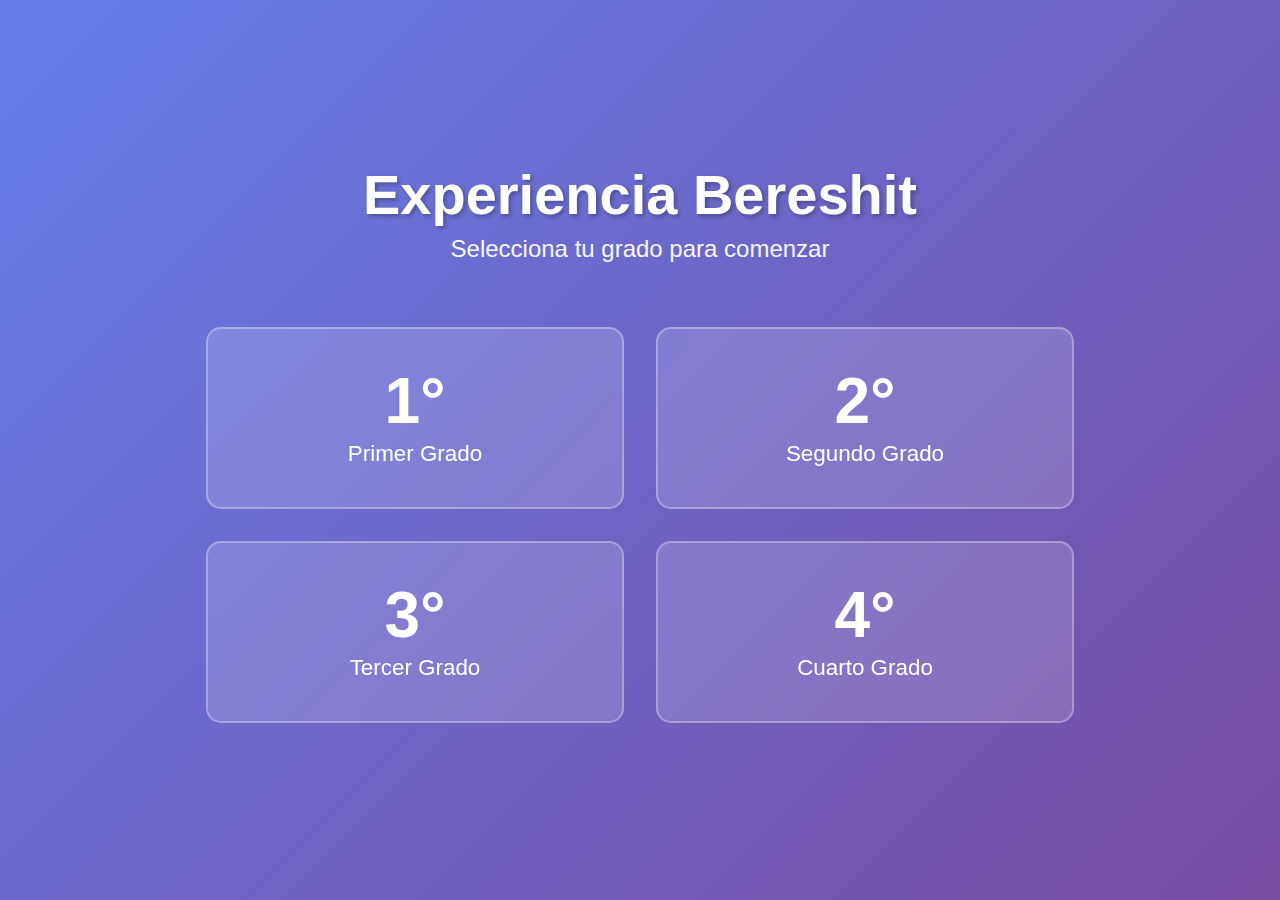
<file: index.html>
<!DOCTYPE html>
<html lang="es">
<head>
    <meta charset="UTF-8">
    <meta name="viewport" content="width=device-width, initial-scale=1.0">
    <title>Experiencia Bereshit - Juegos Matemáticos</title>
    <link rel="stylesheet" href="css/styles.css">
</head>
<body>
    <div class="container">
        <header>
            <h1 class="main-title">Experiencia Bereshit</h1>
            <p class="subtitle">Selecciona tu grado para comenzar</p>
        </header>
        
        <main class="grade-selection">
            <button class="grade-btn" data-grade="1" onclick="selectGrade(1)">
                <span class="grade-number">1°</span>
                <span class="grade-label">Primer Grado</span>
            </button>
            
            <button class="grade-btn" data-grade="2" onclick="selectGrade(2)">
                <span class="grade-number">2°</span>
                <span class="grade-label">Segundo Grado</span>
            </button>
            
            <button class="grade-btn" data-grade="3" onclick="selectGrade(3)">
                <span class="grade-number">3°</span>
                <span class="grade-label">Tercer Grado</span>
            </button>
            
            <button class="grade-btn" data-grade="4" onclick="selectGrade(4)">
                <span class="grade-number">4°</span>
                <span class="grade-label">Cuarto Grado</span>
            </button>
        </main>
    </div>
    
    <script src="js/main.js"></script>
</body>
</html>
</file>
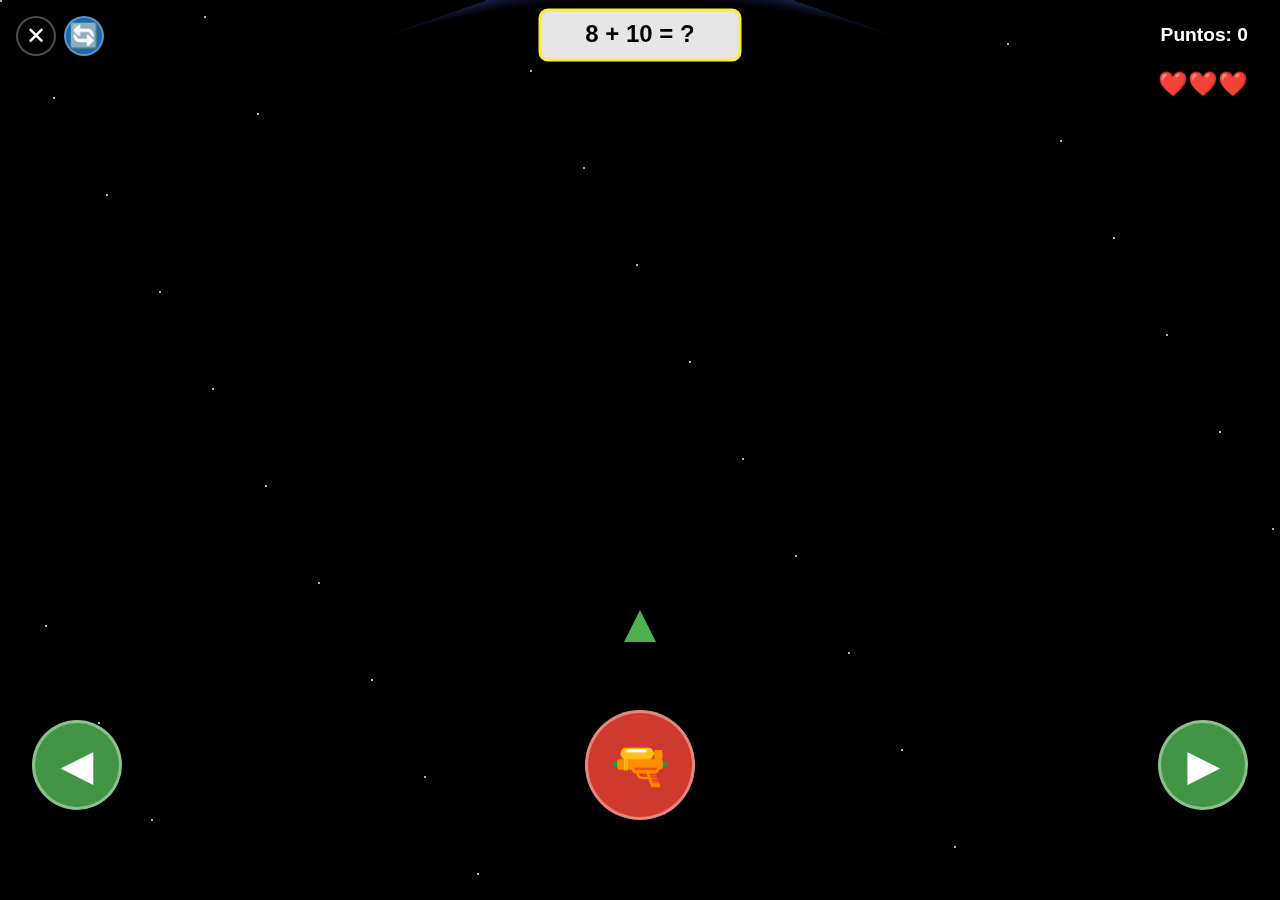
<file: games/grado1.html>
<!DOCTYPE html>
<html lang="es">
<head>
    <meta charset="UTF-8">
    <meta name="viewport" content="width=device-width, initial-scale=1.0">
    <title>Primer Grado - Experiencia Bereshit</title>
    <link rel="stylesheet" href="../css/game.css">
</head>
<body>
    <div class="game-container">
        <div class="game-content" id="gameArea">
            <!-- Game will be loaded here -->
        </div>
        
        <!-- Back button overlayed -->
        <button class="back-btn-overlay" onclick="goBack()" title="Volver al menú">✕</button>
    </div>
    
    <script src="../js/utils.js"></script>
    <script src="../js/games/galaxy-math-defender.js"></script>
    <script>
        // Initialize game with easy difficulty for grade 1
        document.addEventListener('DOMContentLoaded', () => {
            const gameArea = document.getElementById('gameArea');
            const game = new GalaxyMathDefender(gameArea, {
                difficulty: 'easy',
                maxNumber: 10,
                operations: ['+', '-'],
                grade: 1
            });
        });
        
        function goBack() {
            if (confirm('¿Seguro que quieres salir del juego?')) {
                window.location.href = '../index.html';
            }
        }
    </script>
</body>
</html>
</file>
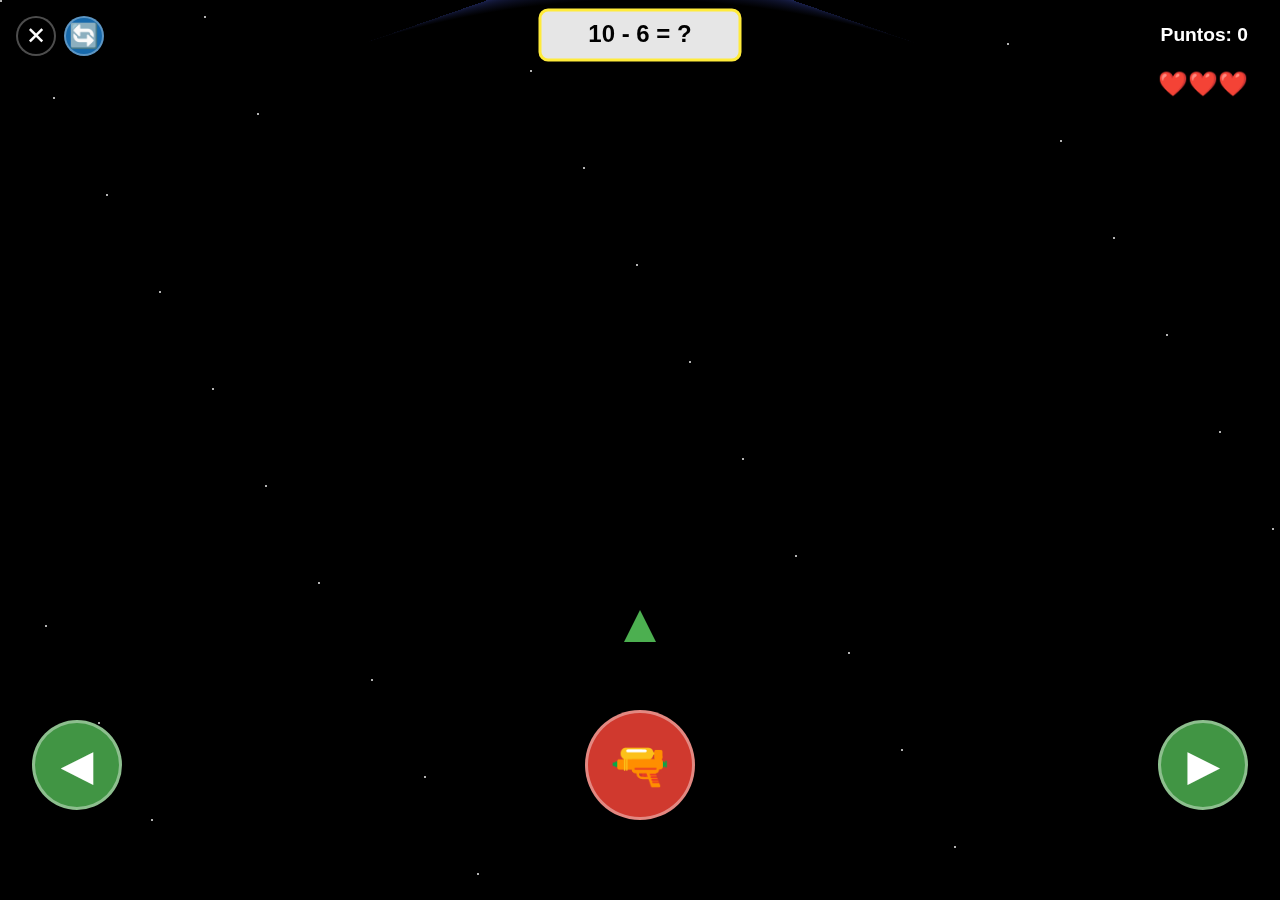
<file: games/grado2.html>
<!DOCTYPE html>
<html lang="es">
<head>
    <meta charset="UTF-8">
    <meta name="viewport" content="width=device-width, initial-scale=1.0">
    <title>Segundo Grado - Experiencia Bereshit</title>
    <link rel="stylesheet" href="../css/game.css">
</head>
<body>
    <div class="game-container">
        <div class="game-content" id="gameArea">
            <!-- Game will be loaded here -->
        </div>
        
        <!-- Back button overlayed -->
        <button class="back-btn-overlay" onclick="goBack()" title="Volver al menú">✕</button>
    </div>
    
    <script src="../js/utils.js"></script>
    <script src="../js/games/galaxy-math-defender.js"></script>
    <script>
        // Initialize game with medium difficulty for grade 2
        document.addEventListener('DOMContentLoaded', () => {
            const gameArea = document.getElementById('gameArea');
            const game = new GalaxyMathDefender(gameArea, {
                difficulty: 'medium',
                maxNumber: 50,
                operations: ['+', '-'],
                grade: 2
            });
        });
        
        function goBack() {
            if (confirm('¿Seguro que quieres salir del juego?')) {
                window.location.href = '../index.html';
            }
        }
    </script>
</body>
</html>
</file>
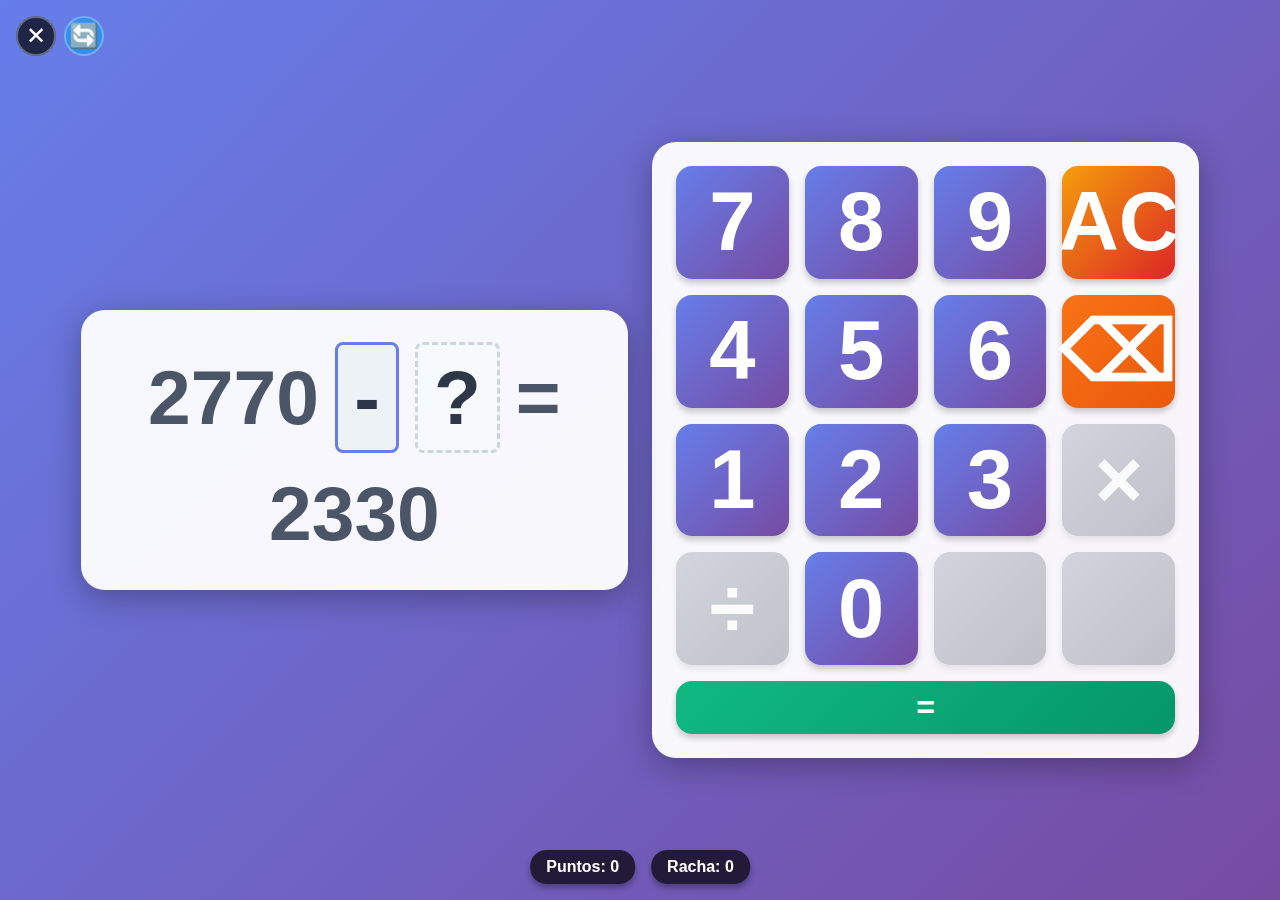
<file: games/grado3.html>
<!DOCTYPE html>
<html lang="es">
<head>
    <meta charset="UTF-8">
    <meta name="viewport" content="width=device-width, initial-scale=1.0, maximum-scale=1.0, user-scalable=no">
    <title>Tercer Grado - Experiencia Bereshit</title>
    <link rel="stylesheet" href="../css/styles.css">
    <link rel="stylesheet" href="../css/game.css">
    <link rel="stylesheet" href="../css/calculator.css">
    <style>
        body {
            margin: 0;
            padding: 0;
            overflow: hidden;
        }
    </style>
</head>
<body>
    <div id="gameContainer"></div>
    
    <script src="../js/games/calculator-challenge.js"></script>
    <script>
        // Initialize the Calculator Challenge game
        const gameContainer = document.getElementById('gameContainer');
        const game = new CalculatorChallenge(gameContainer, {
            maxTarget: 2500
        });
    </script>
</body>
</html>
</file>
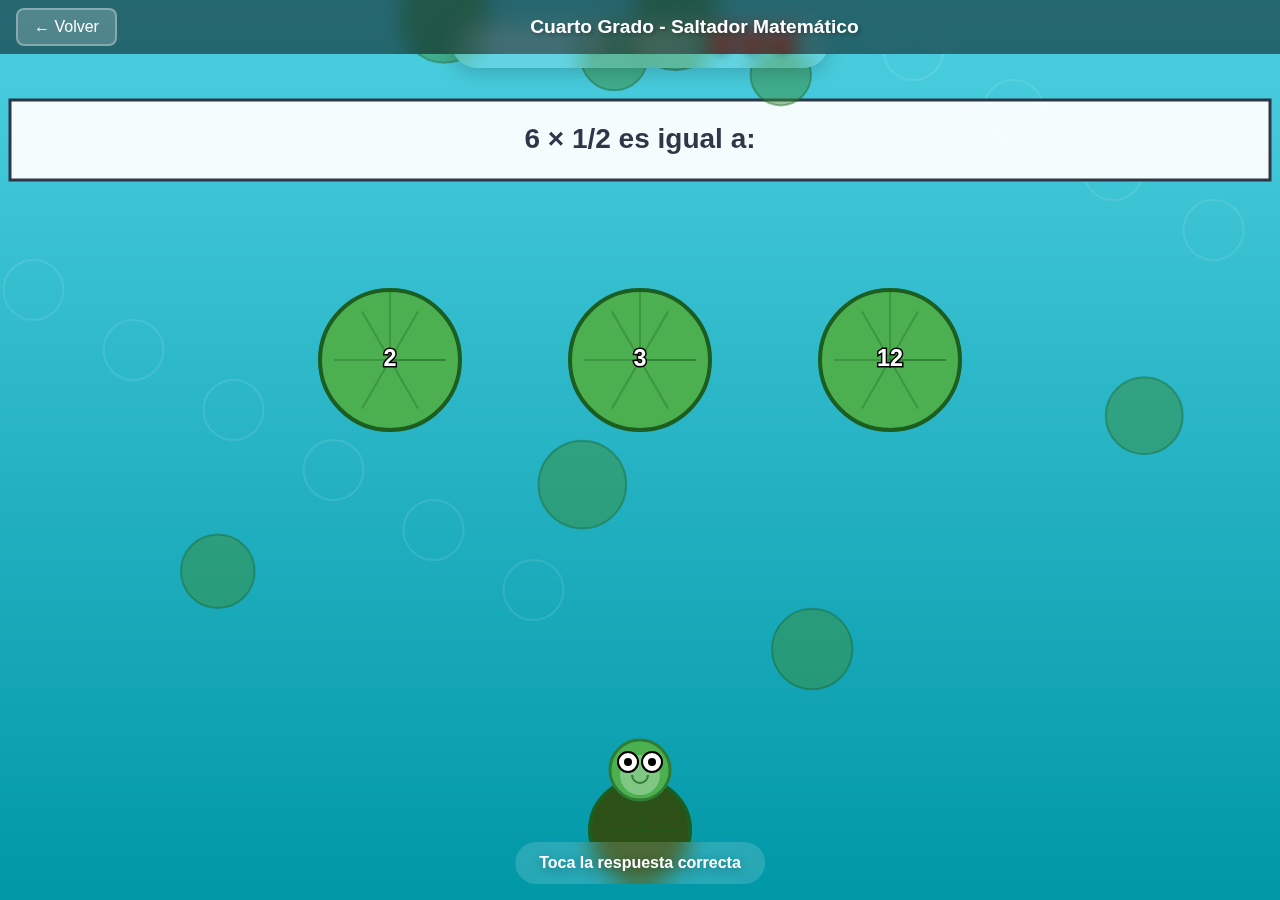
<file: games/grado4.html>
<!DOCTYPE html>
<html lang="es">
<head>
    <meta charset="UTF-8">
    <meta name="viewport" content="width=device-width, initial-scale=1.0">
    <title>Cuarto Grado - Experiencia Bereshit</title>
    <link rel="stylesheet" href="../css/game.css">
    <link rel="stylesheet" href="../css/math-jumper.css">
</head>
<body>
    <div class="game-container">
        <header class="game-header">
            <button class="back-btn" onclick="goBack()">← Volver</button>
            <h1 class="game-title">Cuarto Grado - Saltador Matemático</h1>
        </header>
        
        <div class="game-content" id="gameArea">
            <!-- Game will be rendered here by JavaScript -->
        </div>
    </div>
    
    <script src="../js/utils.js"></script>
    <script src="../js/games/math-jumper.js"></script>
    <script>
        function goBack() {
            window.location.href = '../index.html';
        }
    </script>
</body>
</html>
</file>
<file: css/styles.css>
/* Experiencia Bereshit - Estilos Principales */

* {
    margin: 0;
    padding: 0;
    box-sizing: border-box;
}

body {
    font-family: 'Segoe UI', Tahoma, Geneva, Verdana, sans-serif;
    min-height: 100vh;
    display: flex;
    flex-direction: column;
    justify-content: center;
    align-items: center;
    background: linear-gradient(135deg, #667eea 0%, #764ba2 100%);
    color: white;
    padding: 1rem;
}

.container {
    max-width: 900px;
    width: 100%;
}

/* Header */
header {
    text-align: center;
    margin-bottom: 3rem;
}

.main-title {
    font-size: 2rem;
    margin-bottom: 0.5rem;
    text-shadow: 2px 2px 4px rgba(0, 0, 0, 0.3);
    animation: fadeInDown 0.8s ease-out;
}

.subtitle {
    font-size: 1.1rem;
    opacity: 0.95;
    animation: fadeIn 1s ease-out 0.3s both;
}

/* Grade Selection Grid */
.grade-selection {
    display: grid;
    grid-template-columns: repeat(auto-fit, minmax(200px, 1fr));
    gap: 1.5rem;
    padding: 1rem;
}

/* Grade Buttons */
.grade-btn {
    background: rgba(255, 255, 255, 0.15);
    backdrop-filter: blur(10px);
    border: 2px solid rgba(255, 255, 255, 0.3);
    border-radius: 15px;
    padding: 2rem 1.5rem;
    cursor: pointer;
    transition: all 0.3s ease;
    display: flex;
    flex-direction: column;
    align-items: center;
    gap: 0.5rem;
    color: white;
    font-family: inherit;
    animation: fadeInUp 0.6s ease-out both;
}

.grade-btn:nth-child(1) { animation-delay: 0.1s; }
.grade-btn:nth-child(2) { animation-delay: 0.2s; }
.grade-btn:nth-child(3) { animation-delay: 0.3s; }
.grade-btn:nth-child(4) { animation-delay: 0.4s; }

.grade-btn:hover,
.grade-btn:focus {
    background: rgba(255, 255, 255, 0.25);
    border-color: rgba(255, 255, 255, 0.6);
    transform: translateY(-5px) scale(1.02);
    box-shadow: 0 10px 30px rgba(0, 0, 0, 0.3);
}

.grade-btn:active {
    transform: translateY(-2px) scale(1);
}

.grade-number {
    font-size: 3rem;
    font-weight: bold;
    line-height: 1;
}

.grade-label {
    font-size: 1.2rem;
    font-weight: 500;
}

/* Animations */
@keyframes fadeIn {
    from {
        opacity: 0;
    }
    to {
        opacity: 0.95;
    }
}

@keyframes fadeInDown {
    from {
        opacity: 0;
        transform: translateY(-20px);
    }
    to {
        opacity: 1;
        transform: translateY(0);
    }
}

@keyframes fadeInUp {
    from {
        opacity: 0;
        transform: translateY(20px);
    }
    to {
        opacity: 1;
        transform: translateY(0);
    }
}

/* Responsive Design */
@media (min-width: 768px) {
    .main-title {
        font-size: 3rem;
    }
    
    .subtitle {
        font-size: 1.3rem;
    }
    
    .grade-selection {
        grid-template-columns: repeat(2, 1fr);
        gap: 2rem;
    }
    
    .grade-btn {
        padding: 2.5rem 2rem;
    }
    
    .grade-number {
        font-size: 4rem;
    }
    
    .grade-label {
        font-size: 1.4rem;
    }
}

@media (min-width: 1024px) {
    .main-title {
        font-size: 3.5rem;
    }
    
    .subtitle {
        font-size: 1.5rem;
    }
}
</file>
<file: css/game.css>
/* Game Page Styles */

* {
    margin: 0;
    padding: 0;
    box-sizing: border-box;
}

body {
    font-family: 'Segoe UI', Tahoma, Geneva, Verdana, sans-serif;
    min-height: 100vh;
    background: linear-gradient(135deg, #667eea 0%, #764ba2 100%);
    color: white;
    overflow: hidden;
}

.game-container {
    width: 100vw;
    height: 100vh;
    display: flex;
    flex-direction: column;
    overflow: hidden;
}

/* Header */
.game-header {
    background: rgba(0, 0, 0, 0.5);
    backdrop-filter: blur(10px);
    padding: 0.5rem 1rem;
    display: flex;
    justify-content: space-between;
    align-items: center;
    flex-wrap: wrap;
    gap: 0.5rem;
    position: absolute;
    top: 0;
    left: 0;
    right: 0;
    z-index: 1000;
}

.game-title {
    font-size: 1.2rem;
    text-shadow: 2px 2px 4px rgba(0, 0, 0, 0.3);
    flex: 1;
    text-align: center;
}

.back-btn {
    background: rgba(255, 255, 255, 0.2);
    border: 2px solid rgba(255, 255, 255, 0.3);
    color: white;
    padding: 0.5rem 1rem;
    border-radius: 8px;
    cursor: pointer;
    font-size: 1rem;
    font-family: inherit;
    transition: all 0.3s ease;
}

.back-btn:hover,
.back-btn:focus {
    background: rgba(255, 255, 255, 0.3);
    transform: translateX(-3px);
}

.back-btn-overlay {
    position: fixed;
    top: 1rem;
    left: 1rem;
    background: rgba(0, 0, 0, 0.7);
    border: 2px solid rgba(255, 255, 255, 0.3);
    color: white;
    width: 40px;
    height: 40px;
    border-radius: 50%;
    cursor: pointer;
    font-size: 1.5rem;
    font-family: inherit;
    transition: all 0.3s ease;
    z-index: 1001;
    display: flex;
    align-items: center;
    justify-content: center;
    backdrop-filter: blur(5px);
}

.back-btn-overlay:hover,
.back-btn-overlay:focus {
    background: rgba(244, 67, 54, 0.8);
    transform: scale(1.1);
}

.back-btn-overlay:active {
    transform: scale(1);
}

.restart-btn-overlay {
    position: fixed;
    top: 1rem;
    left: 4rem;
    background: rgba(33, 150, 243, 0.7);
    border: 2px solid rgba(255, 255, 255, 0.3);
    color: white;
    width: 40px;
    height: 40px;
    border-radius: 50%;
    cursor: pointer;
    font-size: 1.5rem;
    font-family: inherit;
    transition: all 0.3s ease;
    z-index: 1001;
    display: flex;
    align-items: center;
    justify-content: center;
    backdrop-filter: blur(5px);
}

.restart-btn-overlay:hover,
.restart-btn-overlay:focus {
    background: rgba(33, 150, 243, 0.9);
    transform: scale(1.1) rotate(180deg);
}

.restart-btn-overlay:active {
    transform: scale(1) rotate(180deg);
}

.restart-icon {
    pointer-events: none;
}

.game-info {
    background: rgba(255, 255, 255, 0.15);
    padding: 0.5rem 1rem;
    border-radius: 8px;
    font-size: 1.1rem;
}

.info-label {
    font-weight: 600;
}

/* Game Content */
.game-content {
    flex: 1;
    display: flex;
    justify-content: center;
    align-items: center;
    width: 100%;
    height: 100%;
    overflow: hidden;
}

/* Coming Soon Message */
.coming-soon {
    text-align: center;
    background: rgba(255, 255, 255, 0.1);
    backdrop-filter: blur(10px);
    border: 2px solid rgba(255, 255, 255, 0.2);
    border-radius: 15px;
    padding: 3rem 2rem;
    max-width: 500px;
}

.coming-soon h2 {
    font-size: 2rem;
    margin-bottom: 1rem;
}

.coming-soon p {
    font-size: 1.2rem;
    margin-bottom: 2rem;
    opacity: 0.9;
}

.back-btn-large {
    background: rgba(255, 255, 255, 0.2);
    border: 2px solid rgba(255, 255, 255, 0.3);
    color: white;
    padding: 1rem 2rem;
    border-radius: 10px;
    cursor: pointer;
    font-size: 1.1rem;
    font-family: inherit;
    transition: all 0.3s ease;
}

.back-btn-large:hover,
.back-btn-large:focus {
    background: rgba(255, 255, 255, 0.3);
    transform: translateY(-2px);
    box-shadow: 0 5px 15px rgba(0, 0, 0, 0.3);
}

/* Galaxy Math Defender Styles - Fullscreen with Overlay Controls */
.gmd-fullscreen-container {
    position: relative;
    width: 100%;
    height: 100%;
    overflow: hidden;
}

#gmdCanvas {
    display: block;
    width: 100%;
    height: 100%;
    background: #000;
}

/* HUD Overlay */
.gmd-hud-overlay {
    position: absolute;
    top: 0;
    left: 0;
    right: 0;
    padding: 1rem;
    display: flex;
    justify-content: flex-end;
    align-items: flex-start;
    flex-wrap: wrap;
    gap: 1rem;
    pointer-events: none;
    z-index: 100;
}

.gmd-question {
    background: rgba(255, 235, 59, 0.95);
    color: #000;
    font-size: 1.5rem;
    font-weight: bold;
    padding: 0.75rem 1.5rem;
    border-radius: 12px;
    box-shadow: 0 4px 12px rgba(0, 0, 0, 0.4);
    border: 3px solid rgba(255, 255, 255, 0.5);
}

.gmd-stats {
    display: flex;
    flex-direction: column;
    gap: 0.5rem;
    align-items: flex-end;
}

.gmd-score,
.gmd-lives {
    background: rgba(0, 0, 0, 0.8);
    backdrop-filter: blur(10px);
    color: white;
    font-size: 1.2rem;
    font-weight: bold;
    padding: 0.5rem 1rem;
    border-radius: 8px;
    box-shadow: 0 2px 8px rgba(0, 0, 0, 0.4);
}

.gmd-lives {
    font-size: 1.5rem;
}

/* Controls Overlay - Positioned at sides for tablet/mobile */
.gmd-controls-overlay {
    position: absolute;
    bottom: 0;
    left: 0;
    right: 0;
    height: 30vh;
    display: flex;
    justify-content: space-between;
    align-items: center;
    padding: 0 2rem;
    z-index: 100;
    pointer-events: none;
}

.control-btn {
    background: rgba(76, 175, 80, 0.85);
    border: 3px solid rgba(255, 255, 255, 0.4);
    color: white;
    width: 90px;
    height: 90px;
    border-radius: 50%;
    cursor: pointer;
    font-size: 2.5rem;
    font-weight: bold;
    font-family: inherit;
    transition: all 0.2s ease;
    box-shadow: 0 4px 12px rgba(0, 0, 0, 0.5);
    display: flex;
    align-items: center;
    justify-content: center;
    backdrop-filter: blur(5px);
    user-select: none;
    -webkit-tap-highlight-color: transparent;
    pointer-events: auto;
}

.control-left {
    margin-right: auto;
}

.control-right {
    margin-left: auto;
}

.control-fire {
    position: absolute;
    left: 50%;
    transform: translateX(-50%);
    background: rgba(244, 67, 54, 0.85);
    width: 110px;
    height: 110px;
    font-size: 3rem;
}

.control-btn:hover,
.control-btn:focus {
    background: rgba(76, 175, 80, 0.95);
    transform: scale(1.1);
    box-shadow: 0 6px 16px rgba(0, 0, 0, 0.6);
}

.control-btn:active {
    transform: scale(1.05);
    box-shadow: 0 2px 8px rgba(0, 0, 0, 0.6);
}

.control-fire:hover,
.control-fire:focus {
    background: rgba(244, 67, 54, 0.95);
    transform: translateX(-50%) scale(1.1);
}

.control-fire:active {
    transform: translateX(-50%) scale(1.05);
}

.arrow,
.fire-icon {
    pointer-events: none;
}

/* Responsive adjustments for mobile */
@media (max-width: 768px) {
    .gmd-score,
    .gmd-lives {
        font-size: 1rem;
        padding: 0.4rem 0.8rem;
    }
    
    .gmd-lives {
        font-size: 1.2rem;
    }
    
    .restart-btn-overlay {
        left: 3.5rem;
        width: 35px;
        height: 35px;
        font-size: 1.3rem;
    }
    
    .control-btn {
        width: 70px;
        height: 70px;
        font-size: 2rem;
    }
    
    .control-fire {
        width: 85px;
        height: 85px;
        font-size: 2.3rem;
    }
    
    .gmd-controls-overlay {
        padding: 0 1rem;
    }
}

@media (max-width: 480px) {
    .gmd-hud-overlay {
        padding: 0.5rem;
        gap: 0.5rem;
    }
    
    .gmd-score,
    .gmd-lives {
        font-size: 0.9rem;
        padding: 0.3rem 0.6rem;
    }
    
    .gmd-lives {
        font-size: 1rem;
    }
    
    .restart-btn-overlay {
        left: 3rem;
        width: 32px;
        height: 32px;
        font-size: 1.1rem;
    }
    
    .control-btn {
        width: 60px;
        height: 60px;
        font-size: 1.7rem;
    }
    
    .control-fire {
        width: 75px;
        height: 75px;
        font-size: 2rem;
    }
    
    .gmd-controls-overlay {
        padding: 0 0.5rem;
    }
}

/* Landscape orientation adjustments */
@media (orientation: landscape) and (max-height: 500px) {
    .gmd-hud-overlay {
        padding: 0.5rem;
    }
    
    .gmd-score,
    .gmd-lives {
        font-size: 0.85rem;
        padding: 0.3rem 0.6rem;
    }
    
    .gmd-controls-overlay {
        height: 100%;
        padding: 0 1rem;
    }
    
    .control-btn {
        width: 55px;
        height: 55px;
        font-size: 1.5rem;
    }
    
    .control-fire {
        width: 65px;
        height: 65px;
        font-size: 1.8rem;
    }
}
</file>
<file: css/calculator.css>
/* Calculator Challenge Game Styles */

.calc-fullscreen-container {
    position: fixed;
    top: 0;
    left: 0;
    width: 100vw;
    height: 100vh;
    background: linear-gradient(135deg, #667eea 0%, #764ba2 100%);
    display: flex;
    flex-direction: column;
    justify-content: center;
    align-items: center;
    overflow: hidden;
    font-family: 'Segoe UI', Tahoma, Geneva, Verdana, sans-serif;
}

/* HUD Overlay */
.calc-hud-overlay {
    position: absolute;
    bottom: 1rem;
    left: 50%;
    transform: translateX(-50%);
    z-index: 100;
    pointer-events: none;
}

.calc-stats {
    display: flex;
    flex-direction: row;
    gap: 1rem;
    align-items: center;
    justify-content: center;
}

.calc-score,
.calc-streak {
    background: rgba(0, 0, 0, 0.7);
    color: white;
    padding: 0.5rem 1rem;
    border-radius: 1rem;
    font-size: 1rem;
    font-weight: bold;
    backdrop-filter: blur(10px);
    box-shadow: 0 4px 6px rgba(0, 0, 0, 0.3);
}

/* Flash Effect Overlay */
.calc-flash-overlay {
    position: absolute;
    top: 0;
    left: 0;
    width: 100%;
    height: 100%;
    pointer-events: none;
    z-index: 50;
    opacity: 0;
    transition: opacity 0.3s ease-out;
}

.calc-flash-overlay.calc-flash-active {
    opacity: 1;
}

.calc-flash-overlay.calc-flash-correct {
    background-color: rgba(34, 197, 94, 0.4);
}

.calc-flash-overlay.calc-flash-wrong {
    background-color: rgba(239, 68, 68, 0.4);
}

/* Main Game Area */
.calc-game-area {
    width: 100%;
    height: 100%;
    max-width: 100%;
    max-height: 100%;
    display: flex;
    flex-direction: column;
    gap: 1rem;
    padding: 0.5rem 0.5rem 4rem 0.5rem;
    box-sizing: border-box;
    overflow: hidden;
}

/* Problem Display */
.calc-problem-display {
    background: rgba(255, 255, 255, 0.95);
    border-radius: 1.5rem;
    padding: 1rem;
    box-shadow: 0 8px 32px rgba(0, 0, 0, 0.3);
    backdrop-filter: blur(10px);
    flex-shrink: 0;
    min-height: 0;
}

.calc-equation {
    display: flex;
    justify-content: center;
    align-items: center;
    gap: 0.5rem;
    font-size: clamp(2rem, 6vw, 4rem);
    font-weight: bold;
    color: #333;
    flex-wrap: wrap;
}

.calc-number,
.calc-operator,
.calc-equals,
.calc-target {
    color: #4a5568;
}

.calc-operator-display {
    min-width: 3rem;
    padding: 0.25rem 0.75rem;
    background: #f7fafc;
    border: 3px dashed #cbd5e0;
    border-radius: 0.5rem;
    color: #2d3748;
    text-align: center;
    font-size: clamp(2rem, 6vw, 4rem);
}

.calc-operator-display.calc-input-active {
    background: #edf2f7;
    border-color: #667eea;
    border-style: solid;
}

.calc-input-display {
    min-width: 3rem;
    padding: 0.25rem 0.75rem;
    background: #f7fafc;
    border: 3px dashed #cbd5e0;
    border-radius: 0.5rem;
    color: #2d3748;
    text-align: center;
    font-size: clamp(2rem, 6vw, 4rem);
}

.calc-input-display.calc-input-active {
    background: #edf2f7;
    border-color: #667eea;
    border-style: solid;
}

/* Calculator Keypad */
.calc-keypad {
    display: grid;
    grid-template-columns: repeat(4, 1fr);
    gap: 0.5rem;
    padding: 0.5rem;
    background: rgba(255, 255, 255, 0.95);
    border-radius: 1.5rem;
    box-shadow: 0 8px 32px rgba(0, 0, 0, 0.3);
    flex: 1;
    min-height: 0;
    overflow: hidden;
    box-sizing: border-box;
}

.calc-key {
    /* Use aspect-ratio with max-height constraint to prevent vertical stretching */
    aspect-ratio: 1;
    max-height: 100%;
    font-size: clamp(1rem, 3vw, 1.75rem);
    font-weight: bold;
    border: none;
    border-radius: 0.75rem;
    background: linear-gradient(135deg, #667eea 0%, #764ba2 100%);
    color: white;
    cursor: pointer;
    transition: all 0.2s ease;
    box-shadow: 0 4px 6px rgba(0, 0, 0, 0.2);
    user-select: none;
    -webkit-tap-highlight-color: transparent;
    min-height: 0;
    min-width: 0;
    padding: 0;
    width: 100%;
    box-sizing: border-box;
    display: flex;
    align-items: center;
    justify-content: center;
    justify-self: center;
    align-self: center;
    /* Font size relative to button size - 50% of min dimension */
    font-size: 6.5cqi;
    container-type: size;
}

.calc-key:active:not(:disabled) {
    transform: scale(0.95);
    box-shadow: 0 2px 4px rgba(0, 0, 0, 0.2);
}

.calc-key:hover:not(:disabled) {
    transform: translateY(-2px);
    box-shadow: 0 6px 12px rgba(0, 0, 0, 0.3);
}

.calc-clear-all-key {
    background: linear-gradient(135deg, #f59e0b 0%, #dc2626 100%);
}

.calc-erase-key {
    background: linear-gradient(135deg, #f97316 0%, #ea580c 100%);
}

.calc-operator-key.calc-active-op {
    background: linear-gradient(135deg, #3b82f6 0%, #2563eb 100%);
}

.calc-disabled-key {
    background: linear-gradient(135deg, #9ca3af 0%, #6b7280 100%);
    opacity: 0.4;
    cursor: not-allowed;
}

.calc-disabled-key:hover {
    transform: none;
}

.calc-submit-key {
    background: linear-gradient(135deg, #10b981 0%, #059669 100%);
    font-size: clamp(1.25rem, 3.5vw, 2rem);
    aspect-ratio: auto;
    padding: 0.5rem;
    container-type: normal;
}

/* Responsive Design */

/* Wide screens - split layout horizontally */
@media (min-width: 769px) and (min-aspect-ratio: 4/3) {
    .calc-game-area {
        flex-direction: row;
        gap: 1.5rem;
        padding: 2rem;
        align-items: center;
        justify-content: center;
    }
    
    .calc-problem-display {
        flex: 1;
        max-width: 45%;
        display: flex;
        align-items: center;
        justify-content: center;
        padding: 2rem;
    }
    
    .calc-equation {
        font-size: clamp(3rem, 6vw, 5rem);
        gap: 1rem;
    }
    
    .calc-operator-display,
    .calc-input-display {
        min-width: 4rem;
        font-size: clamp(3rem, 6vw, 5rem);
        padding: 0.5rem 1rem;
    }
    
    .calc-keypad {
        flex: 1;
        max-width: 45%;
        padding: 1.5rem;
        gap: 1rem;
    }
    
    .calc-key {
        border-radius: 1rem;
    }
    
    .calc-submit-key {
        font-size: clamp(1.75rem, 2.5vw, 3rem);
    }
}

/* Tablet and small screens */
@media (max-width: 768px) {
    .calc-game-area {
        padding: 0.5rem 0.5rem 3.5rem 0.5rem;
        gap: 0.75rem;
    }
    
    .calc-problem-display {
        padding: 0.75rem 0.5rem;
    }
    
    .calc-equation {
        gap: 0.5rem;
    }
    
    .calc-keypad {
        gap: 0.5rem;
        padding: 0.5rem;
    }
    
    .calc-score,
    .calc-streak {
        font-size: 0.9rem;
        padding: 0.4rem 0.75rem;
    }
}

@media (max-width: 480px) {
    .calc-game-area {
        padding: 0.25rem 0.25rem 3rem 0.25rem;
        gap: 0.5rem;
    }
    
    .calc-problem-display {
        padding: 0.5rem 0.25rem;
        border-radius: 1rem;
    }
    
    .calc-equation {
        gap: 0.25rem;
    }
    
    .calc-keypad {
        gap: 0.25rem;
        padding: 0.25rem;
        border-radius: 1rem;
    }
    
    .calc-key {
        border-radius: 0.5rem;
    }
    
    .calc-submit-key {
        font-size: clamp(1rem, 3vw, 1.5rem);
        padding: 0.25rem;
    }
    
    .calc-score,
    .calc-streak {
        font-size: 0.8rem;
        padding: 0.3rem 0.6rem;
    }
    
    .calc-hud-overlay {
        bottom: 0.5rem;
    }
}

/* Extra extra small screens */
@media (max-width: 360px) {
    .calc-keypad {
        gap: 0.2rem;
        padding: 0.2rem;
    }
    
    .calc-key {
        border-radius: 0.4rem;
        box-shadow: 0 2px 4px rgba(0, 0, 0, 0.2);
    }
    
    .calc-submit-key {
        font-size: clamp(0.875rem, 2.5vw, 1.25rem);
        padding: 0.2rem;
    }
}

/* Landscape mode optimization for mobile */
@media (max-height: 600px) and (orientation: landscape) and (max-width: 768px) {
    .calc-game-area {
        flex-direction: row;
        gap: 0.5rem;
        padding: 0.5rem;
    }
    
    .calc-problem-display {
        flex: 1;
        display: flex;
        align-items: center;
        justify-content: center;
        padding: 0.5rem;
    }
    
    .calc-equation {
        gap: 0.25rem;
        font-size: clamp(1rem, 3vw, 1.5rem);
    }
    
    .calc-input-display {
        min-width: 2rem;
        font-size: clamp(1rem, 3vw, 1.5rem);
        padding: 0.25rem 0.5rem;
    }
    
    .calc-keypad {
        flex: 1;
        padding: 0.5rem;
        gap: 0.25rem;
    }
    
    .calc-key {
        border-radius: 0.5rem;
    }
    
    .calc-submit-key {
        font-size: clamp(0.875rem, 2.25vw, 1.5rem);
    }
}

/* Extra small screens - ensure everything fits */
@media (max-height: 500px) {
    .calc-game-area {
        padding: 0.25rem 0.25rem 3rem 0.25rem;
        gap: 0.25rem;
    }
    
    .calc-problem-display {
        padding: 0.25rem;
    }
    
    .calc-hud-overlay {
        bottom: 0.25rem;
    }
    
    .calc-score,
    .calc-streak {
        font-size: 0.7rem;
        padding: 0.25rem 0.5rem;
    }
}
</file>
<file: css/math-jumper.css>
/* Math Jumper Game Styles */

.math-jumper-game {
    position: relative;
    width: 100%;
    height: 100%;
    overflow: hidden;
}

#jumperCanvas {
    display: block;
    width: 100%;
    height: 100%;
    background: linear-gradient(to bottom, #4dd0e1, #0097a7);
}

/* HUD Overlay */
.jumper-hud-overlay {
    position: absolute;
    top: 1rem;
    left: 50%;
    transform: translateX(-50%);
    display: flex;
    gap: 2rem;
    background: rgba(255, 255, 255, 0.15);
    backdrop-filter: blur(10px);
    padding: 0.75rem 2rem;
    border-radius: 2rem;
    box-shadow: 0 4px 20px rgba(0, 0, 0, 0.2);
    z-index: 10;
}

.jumper-hud-item {
    display: flex;
    align-items: center;
    gap: 0.5rem;
}

.jumper-hud-label {
    color: rgba(255, 255, 255, 0.9);
    font-weight: 600;
    font-size: clamp(0.875rem, 2vw, 1.125rem);
    text-transform: uppercase;
    letter-spacing: 0.05em;
}

.jumper-hud-value {
    color: #fff;
    font-weight: 700;
    font-size: clamp(1rem, 2.5vw, 1.5rem);
    text-shadow: 0 2px 10px rgba(0, 0, 0, 0.3);
}

/* Instructions */
.jumper-instructions {
    position: absolute;
    bottom: 1rem;
    left: 50%;
    transform: translateX(-50%);
    background: rgba(255, 255, 255, 0.15);
    backdrop-filter: blur(10px);
    padding: 0.75rem 1.5rem;
    border-radius: 1.5rem;
    z-index: 10;
}

.jumper-instructions p {
    margin: 0;
    color: #fff;
    font-weight: 600;
    font-size: clamp(0.75rem, 1.8vw, 1rem);
    text-align: center;
    text-shadow: 0 2px 10px rgba(0, 0, 0, 0.3);
}

/* Flash Overlay */
.jumper-flash-overlay {
    position: absolute;
    top: 0;
    left: 0;
    width: 100%;
    height: 100%;
    pointer-events: none;
    opacity: 0;
    transition: opacity 0.3s ease;
    z-index: 5;
}

.jumper-flash-overlay.jumper-flash-correct {
    background: rgba(72, 187, 120, 0.3);
    opacity: 1;
}

.jumper-flash-overlay.jumper-flash-wrong {
    background: rgba(245, 101, 101, 0.3);
    opacity: 1;
}

/* Mobile Responsive */
@media (max-width: 768px) {
    .jumper-hud-overlay {
        gap: 1rem;
        padding: 0.5rem 1rem;
    }
    
    .jumper-instructions {
        padding: 0.5rem 1rem;
        bottom: 0.5rem;
    }
}

@media (max-width: 480px) {
    .jumper-hud-overlay {
        flex-direction: column;
        gap: 0.5rem;
        padding: 0.5rem 1rem;
        top: 0.5rem;
    }
    
    .jumper-hud-item {
        gap: 0.25rem;
    }
}

/* Landscape mobile */
@media (max-height: 500px) and (orientation: landscape) {
    .jumper-hud-overlay {
        padding: 0.25rem 1rem;
        gap: 1rem;
        top: 0.25rem;
    }
    
    .jumper-instructions {
        padding: 0.25rem 1rem;
        bottom: 0.25rem;
    }
}
</file>
